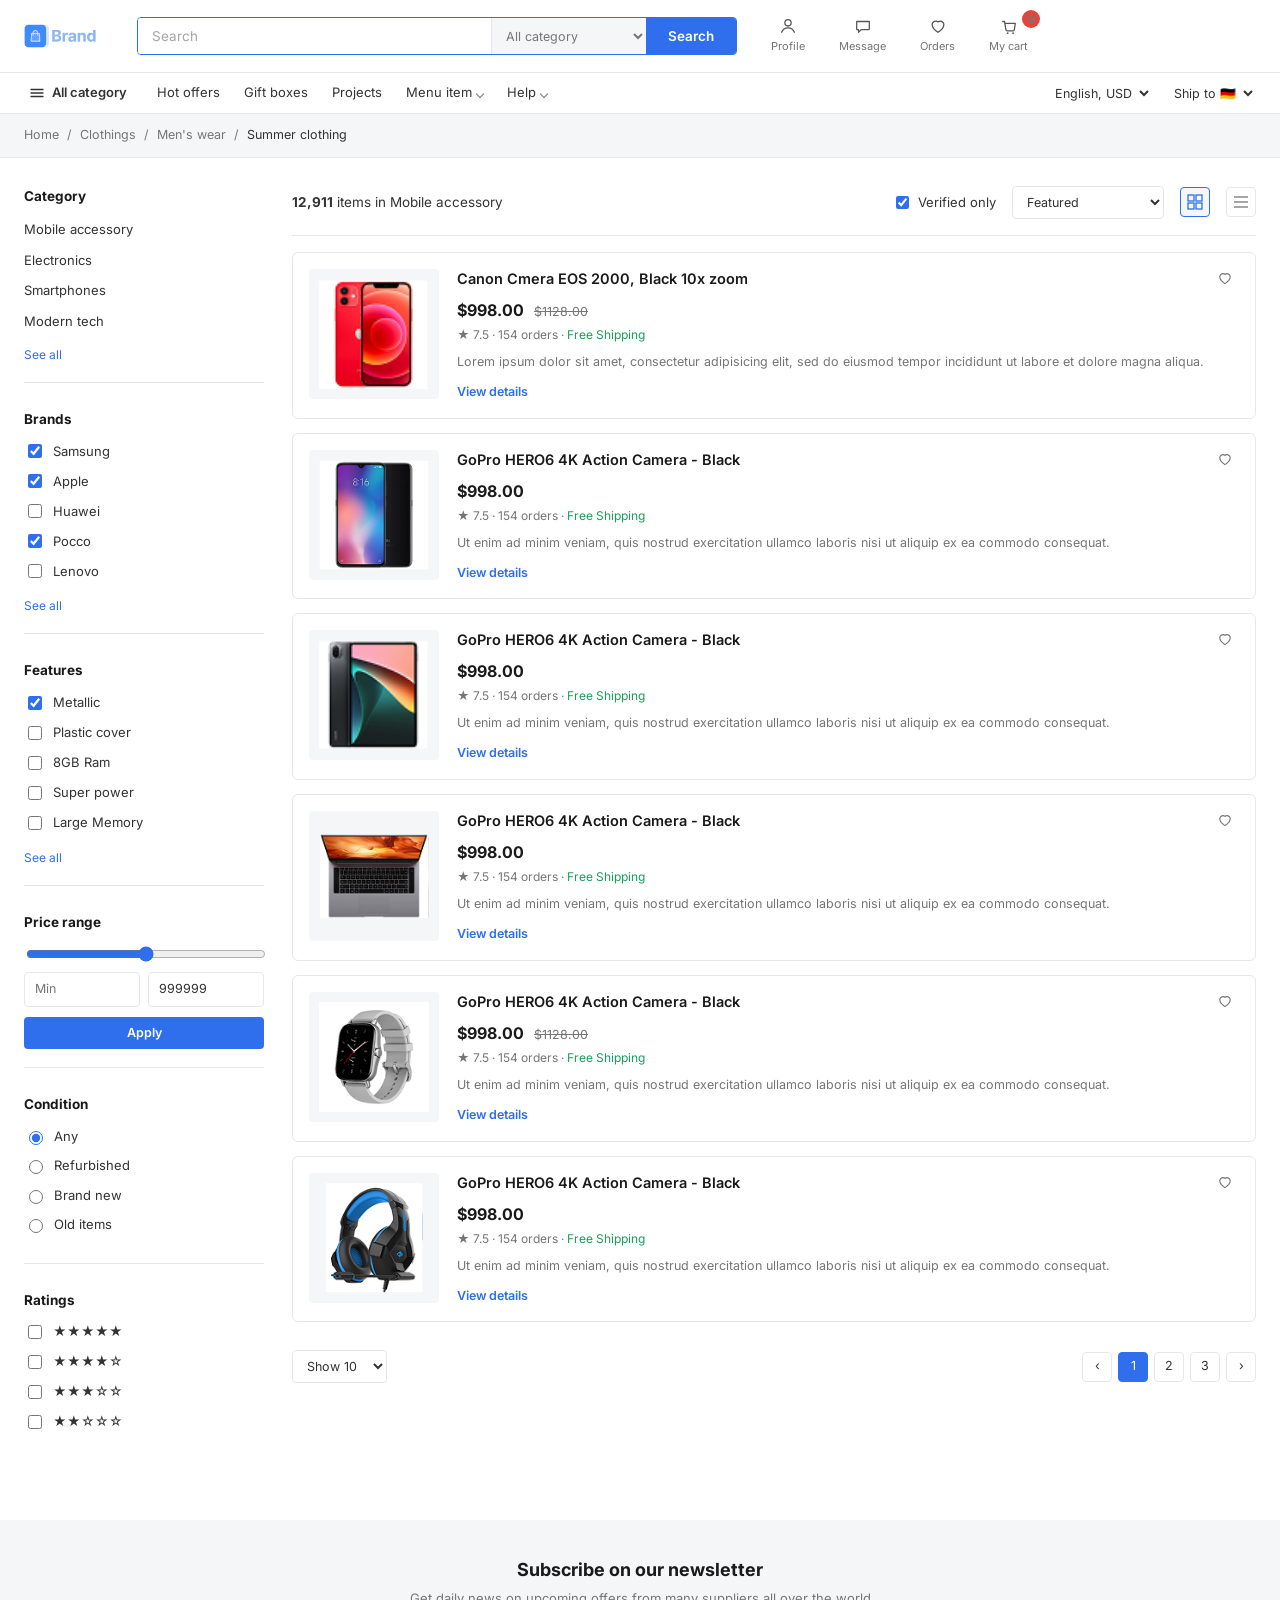
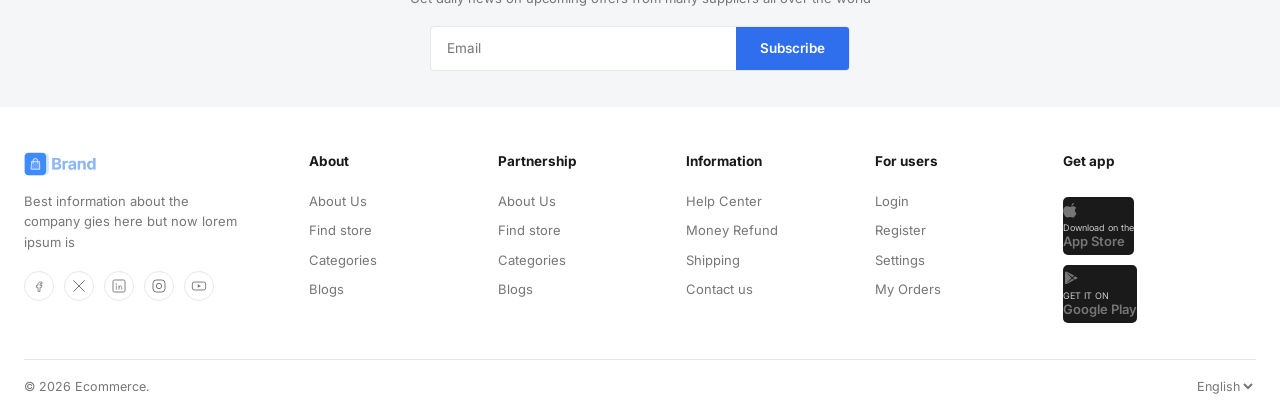
<file: listing.html>
<!DOCTYPE html>
<html lang="en">
<head>
  <meta charset="UTF-8" />
  <meta name="viewport" content="width=device-width, initial-scale=1.0" />
  <title>Mobile accessory — Brand</title>
  <link rel="preconnect" href="https://fonts.googleapis.com">
  <link rel="preconnect" href="https://fonts.gstatic.com" crossorigin>
  <link href="https://fonts.googleapis.com/css2?family=Inter:wght@400;500;600;700&display=swap" rel="stylesheet">
  <link rel="stylesheet" href="css/reset.css" />
  <link rel="stylesheet" href="css/style.css" />
<base target="_blank">
</head>
<body>

  <!-- ===================== HEADER ===================== -->
  <header class="site-header" id="siteHeader">

    <!-- Main bar: logo, search, account icons -->
    <div class="main-nav">
      <div class="container main-nav__inner">

        <a href="index.html" class="logo" aria-label="Brand home">
          <img src="assets/images/logo/logo.png" alt="Brand logo" class="logo__img" />
        </a>

        <!-- Search Bar with JavaScript Interactivity -->
        <form class="search-form" role="search" action="#" method="get" id="searchForm">
          <input type="search" name="q" placeholder="Search" aria-label="Search products" id="searchInput" />
          <select class="search-form__category" aria-label="Category">
            <option>All category</option>
            <option>Electronics</option>
            <option>Clothes and wear</option>
            <option>Home interiors</option>
            <option>Computer and tech</option>
          </select>
          <button type="submit" class="search-form__btn" id="searchBtn">Search</button>
        </form>

        <div class="nav-actions">
          <button class="account-link">
            <svg width="18" height="18" viewBox="0 0 20 20" fill="none"><circle cx="10" cy="6.5" r="3.5" stroke="currentColor" stroke-width="1.4"/><path d="M3 17c1.2-3.5 4-5 7-5s5.8 1.5 7 5" stroke="currentColor" stroke-width="1.4" stroke-linecap="round"/></svg>
            <span>Profile</span>
          </button>
          <button class="account-link">
            <svg width="18" height="18" viewBox="0 0 20 20" fill="none"><path d="M3 5h14v8a1 1 0 01-1 1H8l-3 3v-3H3V5z" stroke="currentColor" stroke-width="1.4" stroke-linejoin="round"/></svg>
            <span>Message</span>
          </button>
          <button class="account-link">
            <svg width="18" height="18" viewBox="0 0 20 20" fill="none"><path d="M10 17s-6.5-4.2-6.5-9A4 4 0 0110 5.5 4 4 0 0116.5 8c0 4.8-6.5 9-6.5 9z" stroke="currentColor" stroke-width="1.4" stroke-linejoin="round"/></svg>
            <span>Orders</span>
          </button>
          <button class="account-link" id="cartBtn">
            <svg width="18" height="18" viewBox="0 0 20 20" fill="none"><path d="M3 5h2l1.6 9.2a1.5 1.5 0 001.5 1.3h6.3a1.5 1.5 0 001.48-1.25L17 7H6" stroke="currentColor" stroke-width="1.4" stroke-linecap="round" stroke-linejoin="round"/><circle cx="8.5" cy="18" r="1" fill="currentColor"/><circle cx="14.5" cy="18" r="1" fill="currentColor"/></svg>
            <span>My cart</span>
            <span class="cart-count" id="cartCount">0</span>
          </button>

          <button class="hamburger" id="hamburgerBtn" aria-label="Open menu" aria-expanded="false">
            <span></span><span></span><span></span>
          </button>
        </div>

      </div>
    </div>

    <!-- Secondary bar: category menu, language, ship-to -->
    <div class="sub-nav">
      <div class="container sub-nav__inner">
        <nav class="sub-nav__left" aria-label="Secondary">
          <button class="all-category-btn">
            <svg width="14" height="14" viewBox="0 0 14 14" fill="none"><path d="M1 3.5h12M1 7h12M1 10.5h12" stroke="currentColor" stroke-width="1.3" stroke-linecap="round"/></svg>
            All category
          </button>
          <a href="#">Hot offers</a>
          <a href="#">Gift boxes</a>
          <a href="#">Projects</a>
          <a href="#" class="has-caret">Menu item</a>
          <a href="#" class="has-caret">Help</a>
        </nav>
        <div class="sub-nav__right">
          <select class="sub-nav__select" aria-label="Language and currency">
            <option>English, USD</option>
            <option>French, EUR</option>
            <option>Urdu, PKR</option>
          </select>
          <select class="sub-nav__select" aria-label="Ship to">
            <option>Ship to 🇩🇪</option>
            <option>Ship to 🇺🇸</option>
            <option>Ship to 🇵🇰</option>
          </select>
        </div>
      </div>
    </div>
  </header>

  <!-- Mobile / off-canvas menu -->
  <div class="mobile-menu" id="mobileMenu">
    <div class="mobile-menu__header">
      <img src="assets/images/logo/logo.png" alt="Brand logo" class="logo__img" />
      <button class="icon-btn" id="closeMobileMenu" aria-label="Close menu">
        <svg width="20" height="20" viewBox="0 0 20 20"><path d="M4 4l12 12M16 4L4 16" stroke="currentColor" stroke-width="1.6" stroke-linecap="round"/></svg>
      </button>
    </div>
    <nav class="mobile-menu__nav">
      <a href="#">All category</a>
      <a href="#">Hot offers</a>
      <a href="#">Gift boxes</a>
      <a href="#">Projects</a>
      <a href="#">Menu item</a>
      <a href="#">Help</a>
    </nav>
  </div>
  <div class="overlay" id="overlay"></div>

  <!-- ===================== BREADCRUMB ===================== -->
  <div class="breadcrumb-bar">
    <div class="container">
      <nav class="breadcrumb" aria-label="Breadcrumb">
        <a href="index.html">Home</a>
        <span>/</span>
        <a href="#">Clothings</a>
        <span>/</span>
        <a href="#">Men's wear</a>
        <span>/</span>
        <span class="is-current">Summer clothing</span>
      </nav>
    </div>
  </div>

  <!-- ===================== LISTING ===================== -->
  <main>
    <section class="listing">
      <div class="container listing__grid">

        <!-- ===== FILTER SIDEBAR ===== -->
        <aside class="filters">

          <div class="filter-group">
            <div class="filter-group__head">
              <h4>Category</h4>
            </div>
            <ul class="filter-list">
              <li><a href="#">Mobile accessory</a></li>
              <li><a href="#">Electronics</a></li>
              <li><a href="#">Smartphones</a></li>
              <li><a href="#">Modern tech</a></li>
            </ul>
            <a href="#" class="filter-seeall">See all</a>
          </div>

          <div class="filter-group">
            <div class="filter-group__head">
              <h4>Brands</h4>
            </div>
            <label class="filter-check"><input type="checkbox" checked /> Samsung</label>
            <label class="filter-check"><input type="checkbox" checked /> Apple</label>
            <label class="filter-check"><input type="checkbox" /> Huawei</label>
            <label class="filter-check"><input type="checkbox" checked /> Pocco</label>
            <label class="filter-check"><input type="checkbox" /> Lenovo</label>
            <a href="#" class="filter-seeall">See all</a>
          </div>

          <div class="filter-group">
            <div class="filter-group__head">
              <h4>Features</h4>
            </div>
            <label class="filter-check"><input type="checkbox" checked /> Metallic</label>
            <label class="filter-check"><input type="checkbox" /> Plastic cover</label>
            <label class="filter-check"><input type="checkbox" /> 8GB Ram</label>
            <label class="filter-check"><input type="checkbox" /> Super power</label>
            <label class="filter-check"><input type="checkbox" /> Large Memory</label>
            <a href="#" class="filter-seeall">See all</a>
          </div>

          <div class="filter-group">
            <div class="filter-group__head">
              <h4>Price range</h4>
            </div>
            <input type="range" class="filter-range" min="0" max="999999" />
            <div class="filter-price-inputs">
              <input type="text" placeholder="Min" />
              <input type="text" placeholder="Max" value="999999" />
            </div>
            <button class="btn btn--primary btn--block btn--sm">Apply</button>
          </div>

          <div class="filter-group">
            <div class="filter-group__head"><h4>Condition</h4></div>
            <label class="filter-radio"><input type="radio" name="condition" checked /> Any</label>
            <label class="filter-radio"><input type="radio" name="condition" /> Refurbished</label>
            <label class="filter-radio"><input type="radio" name="condition" /> Brand new</label>
            <label class="filter-radio"><input type="radio" name="condition" /> Old items</label>
          </div>

          <div class="filter-group">
            <div class="filter-group__head"><h4>Ratings</h4></div>
            <label class="filter-check"><input type="checkbox" /> ★★★★★</label>
            <label class="filter-check"><input type="checkbox" /> ★★★★☆</label>
            <label class="filter-check"><input type="checkbox" /> ★★★☆☆</label>
            <label class="filter-check"><input type="checkbox" /> ★★☆☆☆</label>
          </div>

        </aside>

        <!-- ===== RESULTS ===== -->
        <div class="listing__results">

          <div class="results-toolbar">
            <p class="results-toolbar__count"><strong>12,911</strong> items in Mobile accessory</p>
            <div class="results-toolbar__controls">
              <label class="results-toolbar__verified">
                <input type="checkbox" checked /> Verified only
              </label>
              <select class="results-toolbar__sort" aria-label="Sort by">
                <option>Featured</option>
                <option>Price: Low to High</option>
                <option>Price: High to Low</option>
                <option>Newest</option>
              </select>
              <button class="view-toggle view-toggle--active" aria-label="Grid view">
                <svg width="16" height="16" viewBox="0 0 16 16" fill="none"><rect x="1" y="1" width="6" height="6" stroke="currentColor" stroke-width="1.3"/><rect x="9" y="1" width="6" height="6" stroke="currentColor" stroke-width="1.3"/><rect x="1" y="9" width="6" height="6" stroke="currentColor" stroke-width="1.3"/><rect x="9" y="9" width="6" height="6" stroke="currentColor" stroke-width="1.3"/></svg>
              </button>
              <button class="view-toggle" aria-label="List view">
                <svg width="16" height="16" viewBox="0 0 16 16" fill="none"><line x1="1" y1="3" x2="15" y2="3" stroke="currentColor" stroke-width="1.3"/><line x1="1" y1="8" x2="15" y2="8" stroke="currentColor" stroke-width="1.3"/><line x1="1" y1="13" x2="15" y2="13" stroke="currentColor" stroke-width="1.3"/></svg>
              </button>
            </div>
          </div>

          <div class="listing-items">

            <a href="product.html" class="listing-card">
              <img src="assets/images/products/tech/image-33.png" alt="Canon Cmera EOS 2000, Black 10x zoom" />
              <div class="listing-card__body">
                <div class="listing-card__top">
                  <h3>Canon Cmera EOS 2000, Black 10x zoom</h3>
                  <button class="wishlist-btn" aria-label="Save to wishlist">
                    <svg width="16" height="16" viewBox="0 0 20 20" fill="none"><path d="M10 17s-6.5-4.2-6.5-9A4 4 0 0110 5.5 4 4 0 0116.5 8c0 4.8-6.5 9-6.5 9z" stroke="currentColor" stroke-width="1.4"/></svg>
                  </button>
                </div>
                <p class="listing-card__price"><span class="now">$998.00</span> <span class="was">$1128.00</span></p>
                <p class="listing-card__meta">★ 7.5 · 154 orders · <span class="free-ship">Free Shipping</span></p>
                <p class="listing-card__desc">Lorem ipsum dolor sit amet, consectetur adipisicing elit, sed do eiusmod tempor incididunt ut labore et dolore magna aliqua.</p>
                <span class="listing-card__link">View details</span>
              </div>
            </a>

            <a href="product.html" class="listing-card">
              <img src="assets/images/products/tech/image-23.png" alt="GoPro HERO6 4K Action Camera - Black" />
              <div class="listing-card__body">
                <div class="listing-card__top">
                  <h3>GoPro HERO6 4K Action Camera - Black</h3>
                  <button class="wishlist-btn" aria-label="Save to wishlist">
                    <svg width="16" height="16" viewBox="0 0 20 20" fill="none"><path d="M10 17s-6.5-4.2-6.5-9A4 4 0 0110 5.5 4 4 0 0116.5 8c0 4.8-6.5 9-6.5 9z" stroke="currentColor" stroke-width="1.4"/></svg>
                  </button>
                </div>
                <p class="listing-card__price"><span class="now">$998.00</span></p>
                <p class="listing-card__meta">★ 7.5 · 154 orders · <span class="free-ship">Free Shipping</span></p>
                <p class="listing-card__desc">Ut enim ad minim veniam, quis nostrud exercitation ullamco laboris nisi ut aliquip ex ea commodo consequat.</p>
                <span class="listing-card__link">View details</span>
              </div>
            </a>

            <a href="product.html" class="listing-card">
              <img src="assets/images/products/tech/image-32.png" alt="GoPro HERO6 4K Action Camera - Black" />
              <div class="listing-card__body">
                <div class="listing-card__top">
                  <h3>GoPro HERO6 4K Action Camera - Black</h3>
                  <button class="wishlist-btn" aria-label="Save to wishlist">
                    <svg width="16" height="16" viewBox="0 0 20 20" fill="none"><path d="M10 17s-6.5-4.2-6.5-9A4 4 0 0110 5.5 4 4 0 0116.5 8c0 4.8-6.5 9-6.5 9z" stroke="currentColor" stroke-width="1.4"/></svg>
                  </button>
                </div>
                <p class="listing-card__price"><span class="now">$998.00</span></p>
                <p class="listing-card__meta">★ 7.5 · 154 orders · <span class="free-ship">Free Shipping</span></p>
                <p class="listing-card__desc">Ut enim ad minim veniam, quis nostrud exercitation ullamco laboris nisi ut aliquip ex ea commodo consequat.</p>
                <span class="listing-card__link">View details</span>
              </div>
            </a>

            <a href="product.html" class="listing-card">
              <img src="assets/images/products/tech/image-34.png" alt="GoPro HERO6 4K Action Camera - Black" />
              <div class="listing-card__body">
                <div class="listing-card__top">
                  <h3>GoPro HERO6 4K Action Camera - Black</h3>
                  <button class="wishlist-btn" aria-label="Save to wishlist">
                    <svg width="16" height="16" viewBox="0 0 20 20" fill="none"><path d="M10 17s-6.5-4.2-6.5-9A4 4 0 0110 5.5 4 4 0 0116.5 8c0 4.8-6.5 9-6.5 9z" stroke="currentColor" stroke-width="1.4"/></svg>
                  </button>
                </div>
                <p class="listing-card__price"><span class="now">$998.00</span></p>
                <p class="listing-card__meta">★ 7.5 · 154 orders · <span class="free-ship">Free Shipping</span></p>
                <p class="listing-card__desc">Ut enim ad minim veniam, quis nostrud exercitation ullamco laboris nisi ut aliquip ex ea commodo consequat.</p>
                <span class="listing-card__link">View details</span>
              </div>
            </a>

            <a href="product.html" class="listing-card">
              <img src="assets/images/products/tech/8.png" alt="GoPro HERO6 4K Action Camera - Black" />
              <div class="listing-card__body">
                <div class="listing-card__top">
                  <h3>GoPro HERO6 4K Action Camera - Black</h3>
                  <button class="wishlist-btn" aria-label="Save to wishlist">
                    <svg width="16" height="16" viewBox="0 0 20 20" fill="none"><path d="M10 17s-6.5-4.2-6.5-9A4 4 0 0110 5.5 4 4 0 0116.5 8c0 4.8-6.5 9-6.5 9z" stroke="currentColor" stroke-width="1.4"/></svg>
                  </button>
                </div>
                <p class="listing-card__price"><span class="now">$998.00</span> <span class="was">$1128.00</span></p>
                <p class="listing-card__meta">★ 7.5 · 154 orders · <span class="free-ship">Free Shipping</span></p>
                <p class="listing-card__desc">Ut enim ad minim veniam, quis nostrud exercitation ullamco laboris nisi ut aliquip ex ea commodo consequat.</p>
                <span class="listing-card__link">View details</span>
              </div>
            </a>

            <a href="product.html" class="listing-card">
              <img src="assets/images/products/tech/image-29.png" alt="GoPro HERO6 4K Action Camera - Black" />
              <div class="listing-card__body">
                <div class="listing-card__top">
                  <h3>GoPro HERO6 4K Action Camera - Black</h3>
                  <button class="wishlist-btn" aria-label="Save to wishlist">
                    <svg width="16" height="16" viewBox="0 0 20 20" fill="none"><path d="M10 17s-6.5-4.2-6.5-9A4 4 0 0110 5.5 4 4 0 0116.5 8c0 4.8-6.5 9-6.5 9z" stroke="currentColor" stroke-width="1.4"/></svg>
                  </button>
                </div>
                <p class="listing-card__price"><span class="now">$998.00</span></p>
                <p class="listing-card__meta">★ 7.5 · 154 orders · <span class="free-ship">Free Shipping</span></p>
                <p class="listing-card__desc">Ut enim ad minim veniam, quis nostrud exercitation ullamco laboris nisi ut aliquip ex ea commodo consequat.</p>
                <span class="listing-card__link">View details</span>
              </div>
            </a>

          </div>

          <nav class="pagination" aria-label="Pagination">
            <select class="pagination__show" aria-label="Items per page">
              <option>Show 10</option>
              <option>Show 20</option>
              <option>Show 50</option>
            </select>
            <div class="pagination__pages">
              <button aria-label="Previous page">&lsaquo;</button>
              <button class="is-active">1</button>
              <button>2</button>
              <button>3</button>
              <button aria-label="Next page">&rsaquo;</button>
            </div>
          </nav>

        </div>

      </div>
    </section>
  </main>

  <!-- ===================== FOOTER ===================== -->
  <footer class="site-footer">

    <div class="newsletter-band">
      <div class="container newsletter-band__inner">
        <h3>Subscribe on our newsletter</h3>
        <p>Get daily news on upcoming offers from many suppliers all over the world</p>
        <form class="newsletter-form" action="#" method="post">
          <input type="email" name="email" placeholder="Email" aria-label="Email address" required />
          <button type="submit">Subscribe</button>
        </form>
      </div>
    </div>

    <div class="container">
      <div class="footer-grid">

        <div class="footer-col footer-col--brand">
          <img src="assets/images/logo/logo.png" alt="Brand logo" class="logo__img" />
          <p>Best information about the company gies here but now lorem ipsum is</p>
          <div class="social-row">
            <a href="#" aria-label="Facebook">
              <svg width="16" height="16" viewBox="0 0 24 24" fill="none"><path d="M14 9h2.5V6H14c-1.93 0-3.5 1.57-3.5 3.5V11H8v3h2.5v6h3v-6h2.3l.7-3h-3v-1.5c0-.55.45-1 1-1z" stroke="currentColor" stroke-width="1.2" stroke-linejoin="round"/></svg>
            </a>
            <a href="#" aria-label="Twitter">
              <svg width="16" height="16" viewBox="0 0 24 24" fill="none"><path d="M4 4l16 16M20 4L4 20" stroke="currentColor" stroke-width="1.5" stroke-linecap="round"/></svg>
            </a>
            <a href="#" aria-label="LinkedIn">
              <svg width="16" height="16" viewBox="0 0 24 24" fill="none"><rect x="3" y="3" width="18" height="18" rx="2" stroke="currentColor" stroke-width="1.4"/><circle cx="8" cy="9" r="1" fill="currentColor"/><path d="M8 12v5M12 12v5M12 14c0-1.5 1-2 2-2s2 .5 2 2v3" stroke="currentColor" stroke-width="1.2" stroke-linecap="round"/></svg>
            </a>
            <a href="#" aria-label="Instagram">
              <svg width="16" height="16" viewBox="0 0 24 24" fill="none"><rect x="3" y="3" width="18" height="18" rx="5" stroke="currentColor" stroke-width="1.5"/><circle cx="12" cy="12" r="4" stroke="currentColor" stroke-width="1.5"/></svg>
            </a>
            <a href="#" aria-label="YouTube">
              <svg width="16" height="16" viewBox="0 0 24 24" fill="none"><rect x="2" y="6" width="20" height="12" rx="3" stroke="currentColor" stroke-width="1.4"/><path d="M10 9.5l5 2.5-5 2.5z" fill="currentColor"/></svg>
            </a>
          </div>
        </div>

        <div class="footer-col">
          <h4>About</h4>
          <a href="#">About Us</a>
          <a href="#">Find store</a>
          <a href="#">Categories</a>
          <a href="#">Blogs</a>
        </div>

        <div class="footer-col">
          <h4>Partnership</h4>
          <a href="#">About Us</a>
          <a href="#">Find store</a>
          <a href="#">Categories</a>
          <a href="#">Blogs</a>
        </div>

        <div class="footer-col">
          <h4>Information</h4>
          <a href="#">Help Center</a>
          <a href="#">Money Refund</a>
          <a href="#">Shipping</a>
          <a href="#">Contact us</a>
        </div>

        <div class="footer-col">
          <h4>For users</h4>
          <a href="#">Login</a>
          <a href="#">Register</a>
          <a href="#">Settings</a>
          <a href="#">My Orders</a>
        </div>

        <div class="footer-col footer-col--app">
          <h4>Get app</h4>
          <a href="#" class="app-badge">
            <svg width="16" height="16" viewBox="0 0 24 24" fill="currentColor"><path d="M16.5 1.5c.1 1-.3 2-1 2.7-.6.8-1.7 1.4-2.7 1.3-.1-1 .4-2 1-2.7.7-.8 1.8-1.3 2.7-1.3zM20 17.4c-.5 1.2-.8 1.7-1.5 2.7-1 1.5-2.3 3.3-4 3.3-1.5 0-1.9-1-3.9-1s-2.5 1-4 1c-1.7 0-3-1.7-4-3.1-2.7-4-3-8.6-1.3-11.1 1.2-1.8 3-2.8 4.8-2.8 1.8 0 3 1 4.5 1s2.5-1.2 4.7-1c1.4.1 3.6.6 4.8 2.7-3.4 1.9-2.9 6.4.9 8.3z"/></svg>
            <div><span>Download on the</span><strong>App Store</strong></div>
          </a>
          <a href="#" class="app-badge">
            <svg width="16" height="16" viewBox="0 0 24 24" fill="currentColor"><path d="M3.6 2.6c-.4.3-.6.8-.6 1.4v16c0 .6.2 1.1.6 1.4l9.2-9.4-9.2-9.4zM15 12l2.7-2.7 3.6 2c.7.4.7 1 0 1.4l-3.6 2L15 12zM4.3 3.3L14 11l2.6-2.6L5.7 2.6c-.5-.3-1-.2-1.4.2v.5zM4.3 20.7c.4.4.9.5 1.4.2l10.9-5.8L14 13l-9.7 7.7z"/></svg>
            <div><span>GET IT ON</span><strong>Google Play</strong></div>
          </a>
        </div>

      </div>

      <div class="footer-bottom">
        <p>&copy; 2026 Ecommerce.</p>
        <select class="footer-bottom__lang" aria-label="Language">
          <option>English</option>
          <option>French</option>
          <option>Urdu</option>
        </select>
      </div>
    </div>

  </footer>
</body>
</html>
</file>
<file: css/style.css>
/* =====================================================
   DESIGN TOKENS — matched to Figma (blue B2B marketplace style)
===================================================== */
:root {
  --color-blue:        #2F6FED;   /* primary brand blue */
  --color-blue-dark:    #1F54C2;
  --color-ink:           #1A1A1A;
  --color-text:           #333333;
  --color-muted:            #767676;
  --color-line:              #E5E7EB;
  --color-bg:                  #FFFFFF;
  --color-bg-soft:               #F5F6F8;
  --color-orange:                  #FF7A30;
  --color-green:                    #1A9E5C;
  --color-red:                       #E0463E;

  --font-body: 'Inter', -apple-system, BlinkMacSystemFont, sans-serif;

  --container-w: 1280px;
}

body {
  font-family: var(--font-body);
  background: var(--color-bg);
  color: var(--color-text);
  font-size: 14px;
  line-height: 1.5;
}

.container {
  max-width: var(--container-w);
  margin: 0 auto;
  padding: 0 24px;
}

/* =====================================================
   HEADER — MAIN BAR
===================================================== */
.site-header {
  position: sticky;
  top: 0;
  z-index: 100;
  background: var(--color-bg);
}

.main-nav {
  border-bottom: 1px solid var(--color-line);
}
.main-nav__inner {
  height: 72px;
  display: flex;
  align-items: center;
  gap: 28px;
}

.logo__img { height: 26px; width: auto; display: block; }

/* Search form — logo-attached pill: input | category select | search button */
.search-form {
  flex: 1;
  max-width: 600px;
  display: flex;
  align-items: stretch;
  height: 38px;
  border: 1.5px solid var(--color-blue);
  border-radius: 4px;
  overflow: hidden;
  transition: box-shadow 0.2s, border-color 0.2s;
}
.search-form.is-focused {
  box-shadow: 0 0 0 3px rgba(47, 111, 237, 0.15);
  border-color: var(--color-blue-dark);
}
.search-form input {
  flex: 1;
  padding: 0 14px;
  border: none;
  font-size: 13.5px;
  background: var(--color-bg);
}
.search-form input::placeholder { color: #A6A6A6; }
.search-form__category {
  border: none;
  border-left: 1px solid var(--color-line);
  background: var(--color-bg-soft);
  padding: 0 10px;
  font-size: 12.5px;
  color: var(--color-muted);
  min-width: 110px;
}
.search-form__btn {
  background: var(--color-blue);
  color: #fff;
  font-weight: 600;
  font-size: 13.5px;
  padding: 0 22px;
  transition: background 0.15s;
}
.search-form__btn:hover { background: var(--color-blue-dark); }

/* Account icons row */
.nav-actions {
  display: flex;
  align-items: center;
  gap: 22px;
  flex-shrink: 0;
}
.account-link {
  display: flex;
  flex-direction: column;
  align-items: center;
  gap: 3px;
  color: var(--color-text);
  position: relative;
}
.account-link svg { color: #555; }
.account-link span {
  font-size: 11px;
  color: var(--color-muted);
  white-space: nowrap;
}
.account-link:hover svg,
.account-link:hover span { color: var(--color-blue); }

/* Cart count badge */
.cart-count {
  position: absolute;
  top: -6px;
  right: -6px;
  background: var(--color-red);
  color: #fff;
  font-size: 10px;
  font-weight: 700;
  width: 18px;
  height: 18px;
  border-radius: 50%;
  display: flex;
  align-items: center;
  justify-content: center;
}

.hamburger {
  display: none;
  flex-direction: column;
  justify-content: center;
  gap: 5px;
  width: 32px;
  height: 32px;
}
.hamburger span {
  display: block;
  width: 20px;
  height: 1.6px;
  background: var(--color-ink);
  margin: 0 auto;
}

/* =====================================================
   HEADER — SUB NAV (category bar)
===================================================== */
.sub-nav {
  background: var(--color-bg);
  border-bottom: 1px solid var(--color-line);
}
.sub-nav__inner {
  height: 40px;
  display: flex;
  align-items: center;
  justify-content: space-between;
}
.sub-nav__left {
  display: flex;
  align-items: center;
  gap: 24px;
}
.all-category-btn {
  display: flex;
  align-items: center;
  gap: 8px;
  font-size: 13px;
  font-weight: 600;
  color: var(--color-text);
}
.sub-nav__left a {
  font-size: 13px;
  color: var(--color-text);
  transition: color 0.15s;
}
.sub-nav__left a:hover { color: var(--color-blue); }
.has-caret::after {
  content: '';
  display: inline-block;
  width: 6px;
  height: 6px;
  border-right: 1.4px solid var(--color-muted);
  border-bottom: 1.4px solid var(--color-muted);
  transform: rotate(45deg);
  margin-left: 5px;
}

.sub-nav__right { display: flex; align-items: center; gap: 18px; }
.sub-nav__select {
  font-size: 12.5px;
  color: var(--color-text);
  background: transparent;
  padding-right: 4px;
}

/* =====================================================
   MOBILE MENU
===================================================== */
.mobile-menu {
  position: fixed;
  top: 0;
  right: 0;
  height: 100%;
  width: 300px;
  max-width: 84vw;
  background: var(--color-bg);
  z-index: 200;
  transform: translateX(100%);
  transition: transform 0.28s ease;
  display: flex;
  flex-direction: column;
}
.mobile-menu.is-open { transform: translateX(0); }
.mobile-menu__header {
  display: flex;
  align-items: center;
  justify-content: space-between;
  padding: 18px 22px;
  border-bottom: 1px solid var(--color-line);
}
.mobile-menu__nav { display: flex; flex-direction: column; padding: 8px 22px; }
.mobile-menu__nav a {
  padding: 14px 0;
  border-bottom: 1px solid var(--color-line);
  font-size: 15px;
  font-weight: 500;
  color: var(--color-text);
}
.icon-btn {
  width: 34px; height: 34px;
  display: flex; align-items: center; justify-content: center;
  border-radius: 50%;
}
.icon-btn:hover { background: var(--color-bg-soft); }

.overlay {
  position: fixed;
  inset: 0;
  background: rgba(0,0,0,0.4);
  z-index: 150;
  opacity: 0;
  visibility: hidden;
  transition: opacity 0.25s;
}
.overlay.is-visible { opacity: 1; visibility: visible; }

/* =====================================================
   BUTTONS (shared)
===================================================== */
.btn {
  display: inline-flex;
  align-items: center;
  justify-content: center;
  font-size: 13px;
  font-weight: 600;
  padding: 10px 20px;
  border-radius: 4px;
  transition: background 0.15s, opacity 0.15s, transform 0.15s, box-shadow 0.15s;
  cursor: pointer;
  gap: 6px;
}
.btn:active { transform: scale(0.97); }
.btn--block { width: 100%; }
.btn--sm { padding: 7px 16px; font-size: 12.5px; }
.btn--primary { background: var(--color-blue); color: #fff; }
.btn--primary:hover { background: var(--color-blue-dark); }
.btn--dark { background: var(--color-ink); color: #fff; }
.btn--dark:hover { opacity: 0.85; }
.btn--outline { background: #fff; color: var(--color-text); border: 1px solid var(--color-line); }
.btn--outline:hover { border-color: var(--color-blue); color: var(--color-blue); }
.btn--orange { background: var(--color-orange); color: #fff; }
.btn--orange:hover { opacity: 0.9; }

/* Add to Cart button */
.btn--add-cart {
  background: var(--color-blue);
  color: #fff;
  font-size: 14px;
  padding: 12px 28px;
  gap: 8px;
}
.btn--add-cart:hover {
  background: var(--color-blue-dark);
  box-shadow: 0 4px 12px rgba(47, 111, 237, 0.3);
}
.btn--add-cart.added {
  background: var(--color-green);
}

/* Wishlist button */
.btn--wishlist {
  gap: 6px;
}
.btn--wishlist.is-saved {
  color: var(--color-red);
  border-color: var(--color-red);
}

/* =====================================================
   HERO
===================================================== */
.hero { padding: 24px 0; background: var(--color-bg); }
.hero__grid {
  display: grid;
  grid-template-columns: 220px 1fr 220px;
  gap: 16px;
}

.hero__categories {
  border: 1px solid var(--color-line);
  border-radius: 6px;
  padding: 6px 0;
}
.hero__categories li {
  padding: 9px 16px;
  font-size: 13px;
  color: var(--color-text);
  cursor: pointer;
}
.hero__categories li:hover,
.hero__categories li.is-active {
  background: var(--color-bg-soft);
  color: var(--color-blue);
  font-weight: 500;
}

.hero__banner {
  position: relative;
  border-radius: 6px;
  overflow: hidden;
  background: #BFE9D9;
  min-height: 340px;
  display: flex;
  align-items: center;
}
.hero__banner-text {
  position: relative;
  z-index: 2;
  padding: 0 0 0 36px;
  max-width: 280px;
}
.hero__eyebrow { font-size: 14px; color: var(--color-text); margin-bottom: 2px; }
.hero__banner-text h1 {
  font-size: 26px;
  font-weight: 700;
  color: var(--color-ink);
  margin-bottom: 18px;
}
.hero__banner-img {
  position: absolute;
  right: 0;
  top: 0;
  height: 100%;
  width: 60%;
  object-fit: cover;
}

.hero__side { display: flex; flex-direction: column; gap: 14px; }
.hero__welcome {
  border: 1px solid var(--color-line);
  border-radius: 6px;
  padding: 16px;
  display: flex;
  flex-direction: column;
  gap: 8px;
}
.hero__welcome p { font-size: 13px; margin-bottom: 4px; color: var(--color-text); }
.hero__promo {
  border-radius: 6px;
  padding: 16px;
  flex: 1;
  display: flex;
  align-items: center;
  color: #fff;
  font-size: 13px;
  font-weight: 600;
}
.hero__promo--orange { background: var(--color-orange); }
.hero__promo--teal { background: #2BB3A6; }

/* =====================================================
   DEALS & OFFERS
===================================================== */
.deals { padding: 36px 0; border-top: 1px solid var(--color-line); }
.deals__grid {
  display: grid;
  grid-template-columns: 200px repeat(5, 1fr);
  gap: 16px;
  align-items: start;
}
.deals__heading h2 { font-size: 17px; font-weight: 700; color: var(--color-ink); }
.deals__heading p { font-size: 12px; color: var(--color-muted); margin-bottom: 14px; }
.countdown { display: flex; gap: 6px; }
.countdown div {
  background: var(--color-ink);
  color: #fff;
  border-radius: 4px;
  padding: 6px 8px;
  text-align: center;
  min-width: 38px;
}
.countdown span { display: block; font-size: 13px; font-weight: 700; }
.countdown small { font-size: 9px; color: #ccc; }

.deal-card {
  border: 1px solid var(--color-line);
  border-radius: 6px;
  padding: 14px;
  text-align: center;
  transition: box-shadow 0.15s, border-color 0.15s, transform 0.15s;
}
.deal-card:hover { box-shadow: 0 6px 18px rgba(0,0,0,0.06); border-color: var(--color-blue); transform: translateY(-2px); }
.deal-card img { width: 100%; height: 90px; object-fit: contain; margin-bottom: 10px; }
.deal-card__name { font-size: 12.5px; color: var(--color-text); margin-bottom: 4px; }
.deal-card__off { font-size: 12px; font-weight: 700; color: #E0463E; }

/* =====================================================
   CATEGORY BLOCKS (Home & outdoor / Consumer electronics)
===================================================== */
.category-block { padding: 20px 0; }
.category-block__grid {
  display: grid;
  grid-template-columns: 200px repeat(4, 1fr);
  grid-template-rows: repeat(2, 1fr);
  gap: 14px;
}
.category-block__intro {
  grid-row: 1 / 3;
  border-radius: 6px;
  padding: 20px;
  display: flex;
  flex-direction: column;
  justify-content: space-between;
  position: relative;
}
.category-block__intro--tan { background-color: #EFE6D8; }
.category-block__intro--lavender { background-color: #E8E3F5; }
.category-block__intro h3 {
  font-size: 18px;
  font-weight: 700;
  color: var(--color-ink);
  line-height: 1.3;
}
.category-block__intro .btn { width: fit-content; }

.mini-card {
  border: 1px solid var(--color-line);
  border-radius: 6px;
  padding: 12px;
  display: flex;
  align-items: center;
  gap: 10px;
  transition: border-color 0.15s, box-shadow 0.15s;
}
.mini-card:hover { border-color: var(--color-blue); box-shadow: 0 4px 12px rgba(0,0,0,0.05); }
.mini-card img { width: 44px; height: 44px; object-fit: contain; flex-shrink: 0; }
.mini-card p { font-size: 12.5px; color: var(--color-text); margin-bottom: 2px; }
.mini-card span { font-size: 11px; color: var(--color-muted); }

/* =====================================================
   SUPPLIER CTA
===================================================== */
.supplier-cta {
  margin: 36px 0;
  background: linear-gradient(120deg, #2F6FED, #18C7C7);
  border-radius: 8px;
  overflow: hidden;
}
.supplier-cta__grid {
  display: grid;
  grid-template-columns: 1fr 360px;
  gap: 32px;
  align-items: center;
  padding: 44px 0;
}
.supplier-cta__text h2 {
  color: #fff;
  font-size: 24px;
  font-weight: 700;
  line-height: 1.35;
  margin-bottom: 12px;
}
.supplier-cta__text p {
  color: rgba(255,255,255,0.85);
  font-size: 13.5px;
  max-width: 380px;
}
.supplier-cta__form {
  background: #fff;
  border-radius: 6px;
  padding: 20px;
  display: flex;
  flex-direction: column;
  gap: 10px;
}
.supplier-cta__form h4 { font-size: 14px; font-weight: 700; margin-bottom: 4px; }
.supplier-cta__form input,
.supplier-cta__form textarea,
.supplier-cta__form select {
  border: 1px solid var(--color-line);
  border-radius: 4px;
  padding: 9px 12px;
  font-size: 13px;
  width: 100%;
}
.supplier-cta__form-row { display: grid; grid-template-columns: 1fr 100px; gap: 8px; }

/* =====================================================
   RECOMMENDED ITEMS / PRODUCT GRID
===================================================== */
.recommended { padding: 20px 0 40px; }
.recommended h2 { font-size: 18px; font-weight: 700; margin-bottom: 18px; color: var(--color-ink); }
.product-grid {
  display: grid;
  grid-template-columns: repeat(5, 1fr);
  gap: 16px;
}
.product-card {
  border: 1px solid var(--color-line);
  border-radius: 6px;
  overflow: hidden;
  display: block;
  transition: box-shadow 0.15s, border-color 0.15s, transform 0.15s;
}
.product-card:hover { box-shadow: 0 8px 20px rgba(0,0,0,0.07); border-color: var(--color-blue); transform: translateY(-3px); }
.product-card img {
  width: 100%;
  height: 150px;
  object-fit: contain;
  background: var(--color-bg-soft);
  padding: 10px;
}
.product-card__price { font-size: 14px; font-weight: 700; color: var(--color-ink); padding: 10px 12px 2px; }
.product-card__name {
  font-size: 12px;
  color: var(--color-muted);
  padding: 0 12px 14px;
  line-height: 1.4;
}

/* =====================================================
   EXTRA SERVICES
===================================================== */
.extra-services { padding: 10px 0 40px; }
.extra-services h2 { font-size: 18px; font-weight: 700; margin-bottom: 18px; color: var(--color-ink); }
.service-grid {
  display: grid;
  grid-template-columns: repeat(4, 1fr);
  gap: 16px;
}
.service-card { position: relative; border-radius: 6px; overflow: hidden; display: block; }
.service-card img { width: 100%; height: 140px; object-fit: cover; display: block; }
.service-card p {
  position: absolute;
  inset: 0;
  display: flex;
  align-items: flex-end;
  padding: 14px;
  color: #fff;
  font-size: 13px;
  font-weight: 600;
  background: linear-gradient(180deg, rgba(0,0,0,0) 40%, rgba(0,0,0,0.55));
}

/* =====================================================
   SUPPLIERS BY REGION
===================================================== */
.suppliers-region { padding: 10px 0 50px; }
.suppliers-region h2 { font-size: 18px; font-weight: 700; margin-bottom: 16px; color: var(--color-ink); }
.region-grid {
  display: grid;
  grid-template-columns: repeat(5, 1fr);
  gap: 12px 24px;
}
.region-grid a {
  display: flex;
  align-items: center;
  gap: 8px;
  font-size: 13px;
  color: var(--color-text);
}
.region-grid a:hover { color: var(--color-blue); }
.flag { font-size: 16px; }

/* =====================================================
   BREADCRUMB
===================================================== */
.breadcrumb-bar {
  border-bottom: 1px solid var(--color-line);
  background: var(--color-bg-soft);
}
.breadcrumb {
  display: flex;
  align-items: center;
  gap: 8px;
  padding: 12px 0;
  font-size: 12.5px;
  color: var(--color-muted);
}
.breadcrumb a { color: var(--color-muted); }
.breadcrumb a:hover { color: var(--color-blue); }
.breadcrumb .is-current { color: var(--color-text); }

/* =====================================================
   LISTING LAYOUT
===================================================== */
.listing { padding: 28px 0 60px; }
.listing__grid {
  display: grid;
  grid-template-columns: 240px 1fr;
  gap: 28px;
  align-items: start;
}

/* ----- Filter sidebar ----- */
.filters {
  display: flex;
  flex-direction: column;
  gap: 26px;
}
.filter-group {
  padding-bottom: 18px;
  border-bottom: 1px solid var(--color-line);
}
.filter-group:last-child { border-bottom: none; }
.filter-group__head h4 {
  font-size: 13.5px;
  font-weight: 700;
  color: var(--color-ink);
  margin-bottom: 12px;
}
.filter-list li { margin-bottom: 9px; }
.filter-list a { font-size: 13px; color: var(--color-text); }
.filter-list a:hover { color: var(--color-blue); }
.filter-seeall {
  display: inline-block;
  font-size: 12px;
  color: var(--color-blue);
  margin-top: 6px;
}

.filter-check, .filter-radio {
  display: flex;
  align-items: center;
  gap: 8px;
  font-size: 13px;
  color: var(--color-text);
  margin-bottom: 10px;
  cursor: pointer;
}
.filter-check input, .filter-radio input { accent-color: var(--color-blue); width: 14px; height: 14px; }

.filter-range { width: 100%; accent-color: var(--color-blue); margin-bottom: 10px; }
.filter-price-inputs { display: flex; gap: 8px; margin-bottom: 10px; }
.filter-price-inputs input {
  width: 100%;
  border: 1px solid var(--color-line);
  border-radius: 4px;
  padding: 7px 10px;
  font-size: 12.5px;
}

/* ----- Results toolbar ----- */
.results-toolbar {
  display: flex;
  align-items: center;
  justify-content: space-between;
  padding-bottom: 16px;
  margin-bottom: 16px;
  border-bottom: 1px solid var(--color-line);
}
.results-toolbar__count { font-size: 13.5px; color: var(--color-text); }
.results-toolbar__controls { display: flex; align-items: center; gap: 16px; }
.results-toolbar__verified {
  display: flex;
  align-items: center;
  gap: 6px;
  font-size: 13px;
  color: var(--color-text);
}
.results-toolbar__verified input { accent-color: var(--color-blue); }
.results-toolbar__sort {
  border: 1px solid var(--color-line);
  border-radius: 4px;
  padding: 7px 10px;
  font-size: 12.5px;
}
.view-toggle {
  width: 30px; height: 30px;
  display: flex; align-items: center; justify-content: center;
  border: 1px solid var(--color-line);
  border-radius: 4px;
  color: var(--color-muted);
  transition: all 0.15s;
}
.view-toggle--active { background: var(--color-bg-soft); color: var(--color-blue); border-color: var(--color-blue); }

/* ----- Listing cards (horizontal layout) ----- */

.listing-items { display: flex; flex-direction: column; gap: 14px; }
.listing-card {
  display: flex;
  gap: 18px;
  border: 1px solid var(--color-line);
  border-radius: 6px;
  padding: 16px;
  transition: box-shadow 0.15s, border-color 0.15s;
}
.listing-card:hover { box-shadow: 0 8px 20px rgba(0,0,0,0.06); border-color: var(--color-blue); }
.listing-card img {
  width: 130px;
  height: 130px;
  object-fit: contain;
  background: var(--color-bg-soft);
  border-radius: 4px;
  padding: 10px;
  flex-shrink: 0;
}
.listing-card__body { flex: 1; min-width: 0; }
.listing-card__top {
  display: flex;
  align-items: flex-start;
  justify-content: space-between;
  gap: 12px;
}
.listing-card__top h3 {
  font-size: 14.5px;
  font-weight: 600;
  color: var(--color-ink);
  line-height: 1.4;
}
.wishlist-btn { color: var(--color-muted); flex-shrink: 0; }
.wishlist-btn:hover { color: var(--color-blue); }
.listing-card__price { margin: 6px 0 4px; }
.listing-card__price .now { font-size: 16px; font-weight: 700; color: var(--color-ink); }
.listing-card__price .was { font-size: 12.5px; color: var(--color-muted); text-decoration: line-through; margin-left: 6px; }
.listing-card__meta { font-size: 12px; color: var(--color-muted); margin-bottom: 8px; }
.free-ship { color: #1A9E5C; }
.listing-card__desc {
  font-size: 12.5px;
  color: var(--color-muted);
  line-height: 1.6;
  margin-bottom: 8px;
  display: -webkit-box;
  -webkit-line-clamp: 2;
  -webkit-box-orient: vertical;
  overflow: hidden;
}
.listing-card__link { font-size: 12.5px; color: var(--color-blue); font-weight: 600; }

/* ----- Pagination ----- */
.pagination {
  display: flex;
  align-items: center;
  justify-content: space-between;
  margin-top: 28px;
}
.pagination__show {
  border: 1px solid var(--color-line);
  border-radius: 4px;
  padding: 7px 10px;
  font-size: 12.5px;
}
.pagination__pages { display: flex; gap: 6px; }
.pagination__pages button {
  width: 30px; height: 30px;
  border: 1px solid var(--color-line);
  border-radius: 4px;
  font-size: 12.5px;
  color: var(--color-text);
  transition: all 0.15s;
}
.pagination__pages button:hover { border-color: var(--color-blue); color: var(--color-blue); }
.pagination__pages button.is-active { background: var(--color-blue); border-color: var(--color-blue); color: #fff; }

/* =====================================================
   PRODUCT DETAIL PAGE
===================================================== */
.product-detail { padding: 28px 0 50px; }
.product-detail__grid {
  display: grid;
  grid-template-columns: 1fr 1.3fr 280px;
  gap: 28px;
  align-items: start;
  margin-bottom: 36px;
}

/* Gallery */
.product-gallery__main {
  position: relative;
  border: 1px solid var(--color-line);
  border-radius: 6px;
  padding: 24px;
  display: flex;
  align-items: center;
  justify-content: center;
  min-height: 280px;
  background: var(--color-bg-soft);
}
.product-gallery__main img { max-width: 100%; max-height: 240px; object-fit: contain; }
.stock-badge {
  position: absolute;
  top: 12px;
  left: 12px;
  font-size: 12px;
  font-weight: 600;
  color: var(--color-green);
  background: rgba(26, 158, 92, 0.1);
  padding: 4px 10px;
  border-radius: 4px;
}
.product-gallery__thumbs { display: flex; gap: 8px; margin-top: 12px; }
.thumb {
  width: 52px; height: 52px;
  border: 1.5px solid var(--color-line);
  border-radius: 4px;
  padding: 4px;
  background: #fff;
  flex-shrink: 0;
  cursor: pointer;
  transition: border-color 0.15s, box-shadow 0.15s;
}
.thumb img { width: 100%; height: 100%; object-fit: contain; }
.thumb.is-active, .thumb:hover { border-color: var(--color-blue); box-shadow: 0 2px 8px rgba(47, 111, 237, 0.15); }

/* Info */
.product-info h1 { font-size: 19px; font-weight: 700; color: var(--color-ink); margin-bottom: 8px; line-height: 1.4; }
.product-info__meta { font-size: 12.5px; color: var(--color-muted); margin-bottom: 18px; }

.price-tiers {
  display: flex;
  border: 1px solid var(--color-line);
  border-radius: 6px;
  overflow: hidden;
  margin-bottom: 18px;
  background: #FDF6EC;
}
.price-tier { flex: 1; text-align: center; padding: 14px 8px; border-right: 1px solid var(--color-line); }
.price-tier:last-child { border-right: none; }
.price-tier__price { font-size: 15px; font-weight: 700; color: var(--color-ink); margin-bottom: 4px; }
.price-tier__range { font-size: 11.5px; color: var(--color-muted); }

/* Size Selector */
.size-selector {
  margin-bottom: 18px;
}
.size-selector label {
  display: block;
  font-size: 13.5px;
  font-weight: 600;
  color: var(--color-ink);
  margin-bottom: 8px;
}
.size-dropdown {
  width: 100%;
  padding: 10px 14px;
  border: 1.5px solid var(--color-line);
  border-radius: 6px;
  font-size: 13.5px;
  color: var(--color-text);
  background: var(--color-bg);
  cursor: pointer;
  transition: border-color 0.15s, box-shadow 0.15s;
}
.size-dropdown:hover,
.size-dropdown:focus {
  border-color: var(--color-blue);
  box-shadow: 0 0 0 3px rgba(47, 111, 237, 0.1);
  outline: none;
}

/* Cart Actions */
.cart-actions {
  display: flex;
  flex-direction: column;
  gap: 10px;
  margin-bottom: 18px;
}

.quantity-selector {
  display: flex;
  align-items: center;
  gap: 0;
  border: 1px solid var(--color-line);
  border-radius: 6px;
  overflow: hidden;
  width: fit-content;
}
.qty-btn {
  width: 36px;
  height: 40px;
  display: flex;
  align-items: center;
  justify-content: center;
  background: var(--color-bg-soft);
  border: none;
  font-size: 16px;
  font-weight: 600;
  color: var(--color-text);
  cursor: pointer;
  transition: background 0.15s;
}
.qty-btn:hover { background: var(--color-line); }
.quantity-selector input {
  width: 50px;
  height: 40px;
  text-align: center;
  border: none;
  border-left: 1px solid var(--color-line);
  border-right: 1px solid var(--color-line);
  font-size: 14px;
  font-weight: 600;
  color: var(--color-ink);
}

.spec-table { width: 100%; border-collapse: collapse; font-size: 13px; }
.spec-table td { padding: 9px 0; border-bottom: 1px solid var(--color-line); }
.spec-table td:first-child { width: 130px; color: var(--color-muted); }
.spec-table td:last-child { color: var(--color-text); }
.spec-table--full td:first-child { width: 160px; }

/* Supplier card */
.supplier-card {
  border: 1px solid var(--color-line);
  border-radius: 6px;
  padding: 18px;
  display: flex;
  flex-direction: column;
  gap: 10px;
}
.supplier-card__top { display: flex; align-items: center; gap: 10px; margin-bottom: 4px; }
.supplier-avatar {
  width: 36px; height: 36px;
  border-radius: 50%;
  background: var(--color-blue);
  color: #fff;
  display: flex; align-items: center; justify-content: center;
  font-weight: 700; font-size: 14px;
  flex-shrink: 0;
}
.supplier-card__name { font-size: 11.5px; color: var(--color-muted); }
.supplier-card__company { font-size: 13.5px; font-weight: 600; color: var(--color-ink); }
.supplier-card__facts { font-size: 12.5px; color: var(--color-text); display: flex; flex-direction: column; gap: 7px; margin-bottom: 6px; }
.save-later { text-align: center; font-size: 12.5px; color: var(--color-muted); margin-top: 4px; }
.save-later:hover { color: var(--color-blue); }

/* Tabs + sidebar */
.product-detail__lower {
  display: grid;
  grid-template-columns: 1fr 280px;
  gap: 28px;
  margin-bottom: 44px;
}
.tab-nav { display: flex; gap: 24px; border-bottom: 1px solid var(--color-line); margin-bottom: 18px; }
.tab-nav__item {
  font-size: 13.5px;
  font-weight: 600;
  color: var(--color-muted);
  padding-bottom: 12px;
  border-bottom: 2px solid transparent;
  cursor: pointer;
  background: none;
  transition: color 0.15s, border-color 0.15s;
}
.tab-nav__item:hover { color: var(--color-blue); }
.tab-nav__item.is-active { color: var(--color-blue); border-color: var(--color-blue); }
.tab-panel { display: none; font-size: 13.5px; color: var(--color-text); line-height: 1.7; }
.tab-panel.is-active { display: block; }
.tab-panel p { margin-bottom: 14px; }
.feature-list { margin-top: 14px; display: flex; flex-direction: column; gap: 8px; font-size: 13px; color: var(--color-text); }

/* Reviews Section */
.reviews-summary {
  display: grid;
  grid-template-columns: 160px 1fr;
  gap: 28px;
  padding: 20px;
  background: var(--color-bg-soft);
  border-radius: 6px;
  margin-bottom: 24px;
}
.reviews-summary__left h3 {
  font-size: 32px;
  font-weight: 700;
  color: var(--color-ink);
}
.reviews-summary__left h3 span {
  font-size: 16px;
  font-weight: 400;
  color: var(--color-muted);
}
.reviews-stars {
  color: #E8A33D;
  font-size: 16px;
  margin: 6px 0;
}
.reviews-summary__left p {
  font-size: 12.5px;
  color: var(--color-muted);
}
.reviews-summary__right {
  display: flex;
  flex-direction: column;
  gap: 8px;
}
.rating-bar {
  display: grid;
  grid-template-columns: 50px 1fr 30px;
  align-items: center;
  gap: 10px;
  font-size: 12.5px;
}
.rating-bar span:first-child { color: var(--color-muted); }
.rating-bar span:last-child { color: var(--color-muted); text-align: right; }
.bar {
  height: 6px;
  background: var(--color-line);
  border-radius: 3px;
  overflow: hidden;
}
.bar .fill {
  height: 100%;
  background: #E8A33D;
  border-radius: 3px;
}

.reviews-list {
  display: flex;
  flex-direction: column;
  gap: 18px;
}
.review-item {
  border: 1px solid var(--color-line);
  border-radius: 6px;
  padding: 16px;
}
.review-item__header {
  display: flex;
  align-items: center;
  gap: 12px;
  margin-bottom: 10px;
}
.reviewer-avatar {
  width: 36px;
  height: 36px;
  border-radius: 50%;
  background: var(--color-blue);
  color: #fff;
  display: flex;
  align-items: center;
  justify-content: center;
  font-size: 12px;
  font-weight: 700;
}
.reviewer-name {
  font-size: 13.5px;
  font-weight: 600;
  color: var(--color-ink);
}
.review-date {
  font-size: 11.5px;
  color: var(--color-muted);
}
.review-stars {
  margin-left: auto;
  color: #E8A33D;
  font-size: 13px;
}
.review-text {
  font-size: 13px;
  color: var(--color-text);
  line-height: 1.6;
}

.you-may-like { border: 1px solid var(--color-line); border-radius: 6px; padding: 16px; }
.you-may-like h4 { font-size: 13.5px; font-weight: 700; margin-bottom: 14px; }
.you-may-like__item { display: flex; gap: 10px; align-items: center; margin-bottom: 14px; transition: transform 0.15s; }
.you-may-like__item:hover { transform: translateX(4px); }
.you-may-like__item img { width: 42px; height: 42px; object-fit: contain; background: var(--color-bg-soft); border-radius: 4px; flex-shrink: 0; }
.you-may-like__item p { font-size: 12px; color: var(--color-text); line-height: 1.4; margin-bottom: 2px; }
.you-may-like__item span { font-size: 11.5px; color: var(--color-muted); }

.related-heading { font-size: 17px; font-weight: 700; color: var(--color-ink); margin-bottom: 16px; }

.discount-banner {
  background: linear-gradient(120deg, #2F6FED, #1F54C2);
  border-radius: 8px;
  padding: 28px 32px;
  display: flex;
  align-items: center;
  justify-content: space-between;
  margin: 36px 0 10px;
}
.discount-banner h3 { color: #fff; font-size: 17px; font-weight: 700; margin-bottom: 4px; }
.discount-banner p { color: rgba(255,255,255,0.8); font-size: 13px; }

/* =====================================================
   FOOTER
===================================================== */
.newsletter-band {
  background: var(--color-bg-soft);
  padding: 36px 0;
  text-align: center;
}
.newsletter-band h3 {
  font-size: 18px;
  font-weight: 700;
  color: var(--color-ink);
  margin-bottom: 6px;
}
.newsletter-band p {
  font-size: 13px;
  color: var(--color-muted);
  margin-bottom: 18px;
}
.newsletter-form {
  display: flex;
  justify-content: center;
  max-width: 420px;
  margin: 0 auto;
  border: 1px solid var(--color-line);
  border-radius: 4px;
  overflow: hidden;
  background: var(--color-bg);
}
.newsletter-form input {
  flex: 1;
  padding: 11px 16px;
  font-size: 13.5px;
  border: none;
}
.newsletter-form button {
  background: var(--color-blue);
  color: #fff;
  font-weight: 600;
  font-size: 13.5px;
  padding: 0 24px;
  transition: background 0.15s;
}
.newsletter-form button:hover { background: var(--color-blue-dark); }

.footer-grid {
  display: grid;
  grid-template-columns: 1.6fr 1fr 1fr 1fr 1fr 1.2fr;
  gap: 28px;
  padding: 44px 0 36px;
}
.footer-col h4 {
  font-size: 13.5px;
  font-weight: 700;
  color: var(--color-ink);
  margin-bottom: 16px;
}
.footer-col a {
  display: block;
  font-size: 13px;
  color: var(--color-muted);
  padding: 5px 0;
  transition: color 0.15s;
  width: fit-content;
}
.footer-col a:hover { color: var(--color-blue); }

.footer-col--brand .logo__img { margin-bottom: 14px; }
.footer-col--brand p {
  color: var(--color-muted);
  font-size: 13px;
  max-width: 220px;
  margin-bottom: 18px;
  line-height: 1.6;
}
.social-row { display: flex; gap: 10px; }
.social-row a {
  width: 30px;
  height: 30px;
  border-radius: 50%;
  border: 1px solid var(--color-line);
  display: flex;
  align-items: center;
  justify-content: center;
  color: var(--color-muted);
  transition: background 0.15s, color 0.15s, border-color 0.15s;
}
.social-row a:hover {
  background: var(--color-blue);
  border-color: var(--color-blue);
  color: #fff;
}

.footer-col--app { display: flex; flex-direction: column; gap: 10px; }
.app-badge {
  display: flex;
  align-items: center;
  gap: 8px;
  background: var(--color-ink);
  color: #fff;
  border-radius: 5px;
  padding: 7px 12px;
  width: fit-content;
}
.app-badge span { display: block; font-size: 9px; color: #ccc; line-height: 1.2; }
.app-badge strong { display: block; font-size: 13px; font-weight: 600; line-height: 1.2; }

.footer-bottom {
  display: flex;
  align-items: center;
  justify-content: space-between;
  padding: 18px 0;
  border-top: 1px solid var(--color-line);
  font-size: 12.5px;
  color: var(--color-muted);
}
.footer-bottom__lang {
  font-size: 12.5px;
  color: var(--color-muted);
  background: transparent;
}

/* =====================================================
   RESPONSIVE
===================================================== */
@media (max-width: 1100px) {
  .footer-grid { grid-template-columns: 1.4fr 1fr 1fr; row-gap: 32px; }
  .hero__grid { grid-template-columns: 1fr; }
  .hero__categories { display: none; }
  .deals__grid { grid-template-columns: 1fr; }
  .deals__grid > a { display: none; }
  .category-block__grid { grid-template-columns: repeat(2, 1fr); grid-template-rows: auto; }
  .category-block__intro { grid-row: auto; grid-column: 1 / -1; }
  .product-grid { grid-template-columns: repeat(3, 1fr); }
  .service-grid { grid-template-columns: repeat(2, 1fr); }
  .region-grid { grid-template-columns: repeat(3, 1fr); }
  .supplier-cta__grid { grid-template-columns: 1fr; }
  .listing__grid { grid-template-columns: 1fr; }
  .filters { display: none; }
  .product-detail__grid { grid-template-columns: 1fr 1fr; }
  .product-detail__grid > .supplier-card { grid-column: 1 / -1; }
  .product-detail__lower { grid-template-columns: 1fr; }
  .reviews-summary { grid-template-columns: 1fr; }
}

@media (max-width: 1023px) {
  .sub-nav__left a:not(.all-category-btn span) { display: none; }
  .nav-actions .account-link span { display: none; }
  .hamburger { display: flex; }
  .search-form__category { display: none; }
}

@media (max-width: 680px) {
  .footer-grid { grid-template-columns: 1fr 1fr; }
  .footer-bottom { flex-direction: column; gap: 10px; align-items: flex-start; }
  .product-grid { grid-template-columns: repeat(2, 1fr); }
  .service-grid { grid-template-columns: 1fr; }
  .region-grid { grid-template-columns: repeat(2, 1fr); }
  .listing-card { flex-direction: column; }
  .listing-card img { width: 100%; height: 180px; }
  .results-toolbar { flex-direction: column; align-items: flex-start; gap: 10px; }
  .pagination { flex-direction: column; gap: 12px; align-items: flex-start; }
  .product-detail__grid { grid-template-columns: 1fr; }
  .price-tiers { flex-direction: column; }
  .price-tier { border-right: none; border-bottom: 1px solid var(--color-line); }
  .discount-banner { flex-direction: column; gap: 14px; text-align: center; }
  .cart-actions { flex-direction: column; }
  .btn--add-cart { width: 100%; }
}
</file>
